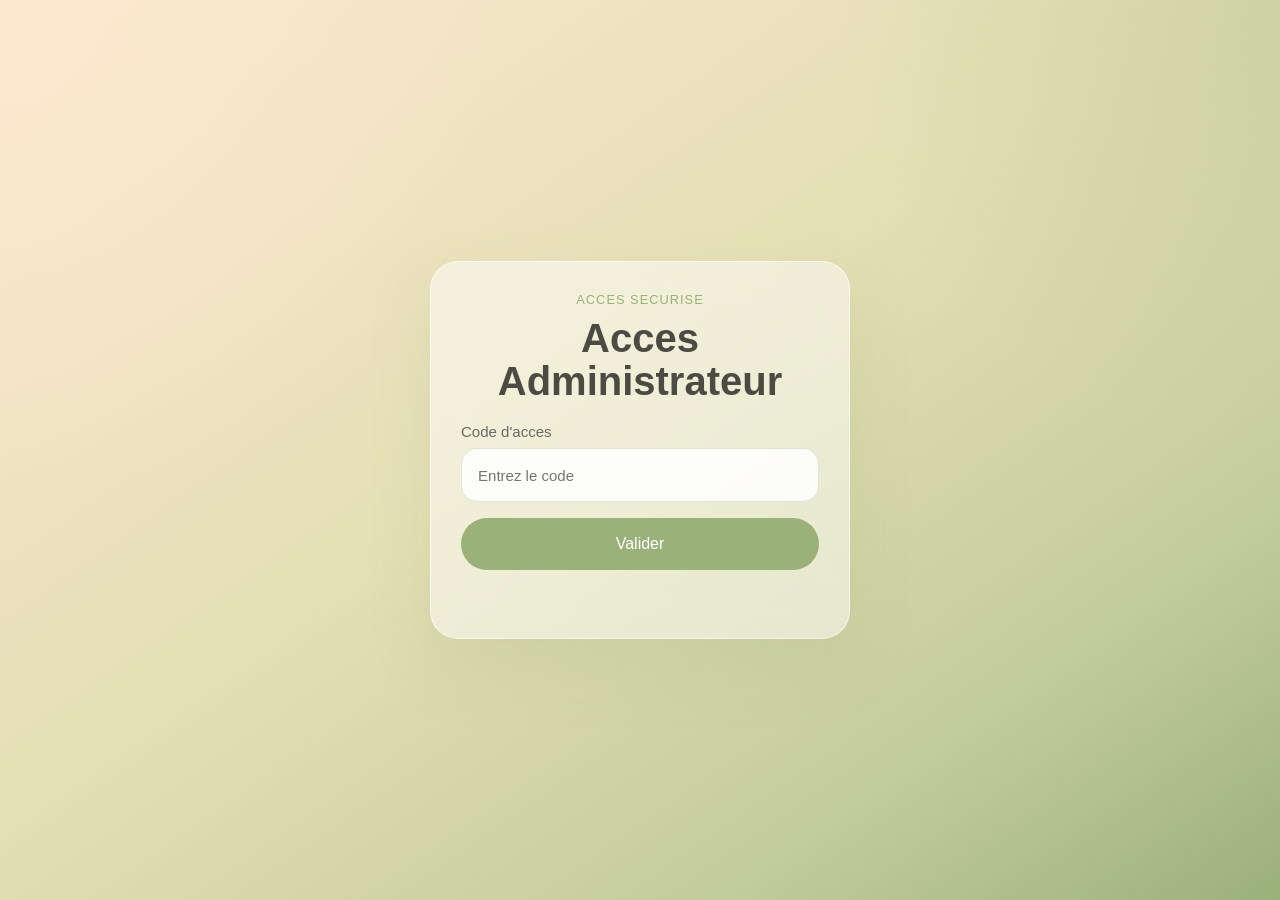
<file: admin_access.html>
<!DOCTYPE html>
<html lang="fr">
<head>
    <meta charset="UTF-8">
    <meta name="viewport" content="width=device-width, initial-scale=1.0">
    <title>FoodLoop | Acces Administrateur</title>
    <meta name="description" content="Page d'acces securise au dashboard superadmin FoodLoop.">
    <link rel="stylesheet" href="styles.css">
</head>
<body class="admin-access-body">
    <main id="adminAccessApp" class="admin-access-page">
        <section class="admin-access-shell">
            <div class="admin-access-card">
                <div class="admin-access-header">
                    <p class="admin-access-kicker">Acces securise</p>
                    <h1>Acces Administrateur</h1>
                </div>
                <form id="adminAccessForm" class="admin-access-form">
                    <label class="admin-access-field" for="adminCodeInput">
                        <span>Code d'acces</span>
                        <input id="adminCodeInput" type="password" name="adminCode" placeholder="Entrez le code" autocomplete="off" required>
                    </label>
                    <button class="admin-access-button" type="submit">Valider</button>
                    <p id="adminAccessMessage" class="admin-access-message" aria-live="polite"></p>
                </form>
            </div>
        </section>
    </main>

    <script src="script.js"></script>
</body>
</html>
</file>
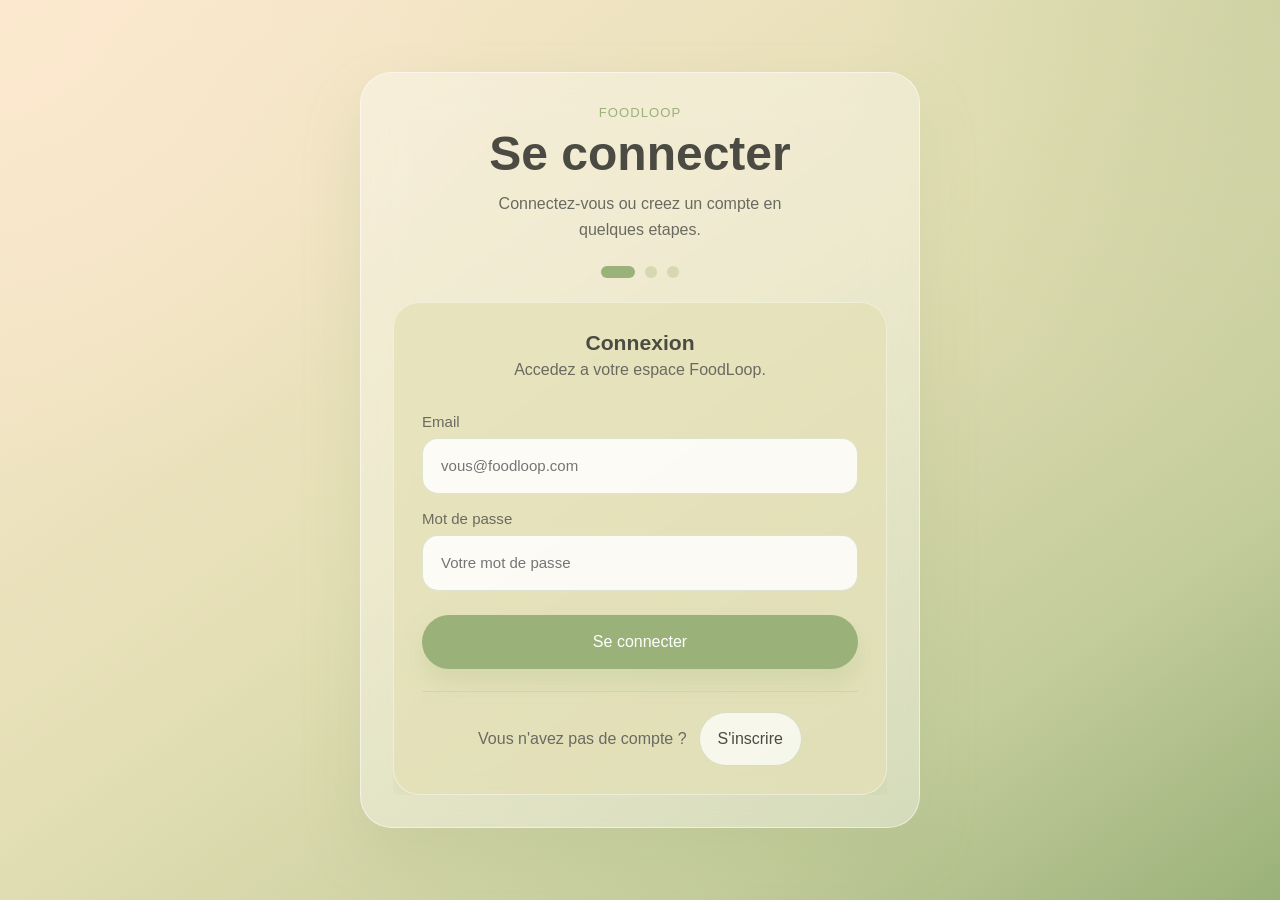
<file: login_signup.html>
<!DOCTYPE html>
<html lang="fr">
<head>
    <meta charset="UTF-8">
    <meta name="viewport" content="width=device-width, initial-scale=1.0">
    <title>FoodLoop | Authentification</title>
    <meta name="description" content="Parcours de connexion et inscription FoodLoop avec etapes animees et formulaire dynamique.">
    <link rel="stylesheet" href="styles.css">
</head>
<body class="auth-body">
    <main class="auth-flow-page">
        <section id="authApp" class="auth-flow-shell">
            <div class="auth-flow-card">
                <div class="auth-flow-header">
                    <p class="auth-flow-kicker">FoodLoop</p>
                    <h1 id="authTitle">Se connecter</h1>
                    <p id="authSubtitle" class="auth-flow-subtitle">
                        Connectez-vous ou creez un compte en quelques etapes.
                    </p>
                </div>

                <div id="authStepIndicator" class="auth-step-indicator" aria-label="Progression"></div>

                <div class="auth-flow-stage">
                    <div id="authStepContent" class="auth-step-content"></div>
                </div>
            </div>
        </section>
    </main>

    <script src="script.js"></script>
</body>
</html>
</file>
<file: styles.css>
:root {
    --primary: #9AB17A;
    --secondary: #C3CC9B;
    --neutral: #E4DFB5;
    --peach: #FBE8CE;
    --surface: #FFFFFF;
    --text: #4b4b43;
    --muted: #6a6a61;
    --border: rgba(154, 177, 122, 0.38);
    --shadow-soft: 0 20px 45px rgba(154, 177, 122, 0.16);
    --shadow-card: 0 16px 30px rgba(154, 177, 122, 0.14);
    --radius-xl: 30px;
    --radius-lg: 22px;
    --radius-md: 16px;
    --radius-sm: 12px;
}

* {
    box-sizing: border-box;
}

html {
    scroll-behavior: smooth;
}

body {
    margin: 0;
    min-height: 100vh;
    overflow-x: hidden;
    color: var(--text);
    font-family: "Segoe UI", Tahoma, Geneva, Verdana, sans-serif;
    background:
        radial-gradient(circle at top left, rgba(251, 232, 206, 0.95), transparent 32%),
        radial-gradient(circle at top right, rgba(195, 204, 155, 0.62), transparent 28%),
        linear-gradient(145deg, #FBE8CE 0%, #E4DFB5 46%, #C3CC9B 78%, #9AB17A 100%);
}

button,
input,
select {
    font: inherit;
}

a {
    color: inherit;
    text-decoration: none;
}

.page-shell {
    width: min(1240px, calc(100% - 32px));
    margin: 0 auto;
    padding: 24px 0 56px;
}

.site-header,
.hero-card,
.filters-bar,
.modal-panel {
    backdrop-filter: blur(12px);
}

.site-header {
    display: grid;
    grid-template-columns: auto minmax(280px, 1fr) auto;
    align-items: center;
    gap: 18px;
    padding: 18px 22px;
    border: 1px solid rgba(255, 255, 255, 0.45);
    border-radius: var(--radius-xl);
    background: rgba(255, 255, 255, 0.58);
    box-shadow: var(--shadow-soft);
    position: sticky;
    top: 18px;
    z-index: 20;
}

.logo-block {
    display: inline-flex;
    align-items: center;
    gap: 12px;
}

.logo-mark {
    width: 48px;
    height: 48px;
    display: grid;
    place-items: center;
    border-radius: 16px;
    background: linear-gradient(160deg, var(--primary), var(--secondary));
    color: var(--surface);
    font-weight: 700;
    box-shadow: var(--shadow-card);
}

.logo-text {
    display: flex;
    flex-direction: column;
    gap: 2px;
}

.logo-text strong {
    font-size: 1.05rem;
}

.logo-text span {
    color: var(--muted);
    font-size: 0.88rem;
}

.search-form {
    width: 100%;
}

.search-field {
    display: flex;
    align-items: center;
    gap: 12px;
    min-height: 58px;
    padding: 0 18px;
    border-radius: 999px;
    border: 1px solid var(--border);
    background: rgba(255, 255, 255, 0.82);
    box-shadow: inset 0 1px 0 rgba(255, 255, 255, 0.65);
}

.search-icon {
    color: var(--primary);
    font-size: 1.1rem;
}

.search-field input {
    width: 100%;
    border: 0;
    outline: 0;
    background: transparent;
    color: var(--text);
}

.search-field input::placeholder {
    color: var(--muted);
}

.auth-nav {
    display: inline-flex;
    align-items: center;
    gap: 18px;
    justify-self: end;
    white-space: nowrap;
    flex-wrap: wrap;
}

.auth-nav a {
    color: var(--text);
    transition: color 0.25s ease, transform 0.25s ease;
}

.auth-nav a:hover,
.auth-nav a:focus-visible {
    color: var(--primary);
    transform: translateY(-1px);
}

.signup-link {
    padding: 12px 18px;
    border-radius: 999px;
    background: rgba(228, 223, 181, 0.75);
    border: 1px solid rgba(195, 204, 155, 0.72);
}

.hero-section {
    padding: 28px 0 18px;
}

.hero-card {
    padding: clamp(34px, 6vw, 72px);
    border-radius: 36px;
    background:
        linear-gradient(135deg, rgba(251, 232, 206, 0.92), rgba(228, 223, 181, 0.92)),
        linear-gradient(160deg, rgba(195, 204, 155, 0.3), rgba(154, 177, 122, 0.22));
    border: 1px solid rgba(255, 255, 255, 0.46);
    box-shadow: var(--shadow-soft);
    text-align: center;
}

.hero-kicker,
.section-kicker,
.modal-kicker {
    margin: 0 0 12px;
    color: var(--primary);
    font-size: 0.84rem;
    letter-spacing: 0.06em;
    text-transform: uppercase;
}

.hero-card h1,
.section-heading h2 {
    margin: 0;
    line-height: 1.02;
    letter-spacing: 0;
}

.hero-card h1 {
    font-size: clamp(2.4rem, 5vw, 4.5rem);
    max-width: 12ch;
    margin-inline: auto;
}

.hero-description {
    max-width: 760px;
    margin: 20px auto 0;
    color: var(--muted);
    font-size: clamp(1rem, 2vw, 1.1rem);
    line-height: 1.7;
}

.filters-section {
    padding: 18px 0 6px;
}

.filters-bar {
    display: grid;
    grid-template-columns: repeat(3, minmax(0, 1fr));
    gap: 16px;
    padding: 18px;
    border-radius: var(--radius-xl);
    border: 1px solid rgba(255, 255, 255, 0.5);
    background: rgba(255, 255, 255, 0.52);
    box-shadow: var(--shadow-card);
}

.filter-control {
    display: flex;
    flex-direction: column;
    gap: 8px;
    color: var(--muted);
    font-size: 0.92rem;
}

.filter-control select {
    min-height: 54px;
    padding: 0 16px;
    border-radius: 999px;
    border: 1px solid var(--border);
    background: rgba(255, 255, 255, 0.84);
    color: var(--text);
    outline: 0;
    transition: border-color 0.25s ease, transform 0.25s ease;
}

.filter-control select:hover,
.filter-control select:focus-visible {
    border-color: var(--secondary);
    transform: translateY(-1px);
}

.products-section {
    padding: 28px 0 0;
}

.section-heading {
    display: flex;
    align-items: end;
    justify-content: space-between;
    gap: 18px;
    margin-bottom: 22px;
}

.section-heading h2 {
    font-size: clamp(1.9rem, 4vw, 2.8rem);
    max-width: 14ch;
}

.results-count {
    color: var(--muted);
    margin: 0;
    text-align: right;
}

.products-grid {
    display: grid;
    grid-template-columns: repeat(3, minmax(0, 1fr));
    gap: 22px;
    align-items: stretch;
}

.product-card {
    display: flex;
    flex-direction: column;
    min-height: 100%;
    overflow: hidden;
    border-radius: var(--radius-lg);
    border: 1px solid rgba(255, 255, 255, 0.55);
    background: rgba(255, 255, 255, 0.86);
    box-shadow: var(--shadow-card);
    transition: transform 0.28s ease, box-shadow 0.28s ease;
}

.product-card:hover,
.product-card:focus-within {
    transform: translateY(-8px);
    box-shadow: 0 24px 40px rgba(154, 177, 122, 0.22);
}

.product-image {
    width: 100%;
    aspect-ratio: 16 / 11;
    object-fit: cover;
    background: var(--neutral);
    display: block;
}

.product-content {
    display: flex;
    flex: 1;
    flex-direction: column;
    gap: 14px;
    padding: 18px;
}

.product-tags {
    display: flex;
    align-items: center;
    justify-content: space-between;
    gap: 12px;
    color: var(--muted);
    font-size: 0.86rem;
}

.distance-pill {
    padding: 7px 10px;
    border-radius: 999px;
    background: rgba(228, 223, 181, 0.72);
    color: var(--text);
}

.product-title {
    margin: 0;
    font-size: 1.24rem;
}

.product-description {
    margin: 0;
    color: var(--muted);
    line-height: 1.62;
    flex: 1;
}

.product-location {
    display: inline-flex;
    align-items: center;
    gap: 8px;
    margin: 0;
    color: var(--muted);
}

.reserve-button,
.load-more-button {
    min-height: 52px;
    border: 0;
    border-radius: 999px;
    cursor: pointer;
    transition: transform 0.25s ease, background-color 0.25s ease, box-shadow 0.25s ease;
}

.reserve-button {
    width: 100%;
    background: var(--primary);
    color: var(--surface);
    box-shadow: 0 12px 20px rgba(154, 177, 122, 0.22);
}

.reserve-button:hover,
.reserve-button:focus-visible,
.load-more-button:hover,
.load-more-button:focus-visible {
    background: var(--secondary);
    transform: translateY(-2px);
}

.actions-row {
    display: flex;
    justify-content: center;
    padding-top: 28px;
}

.site-footer {
    display: grid;
    gap: 10px;
    justify-items: center;
    padding: 24px 8px 0;
    color: var(--muted);
}

.site-footer-links {
    display: flex;
    gap: 14px;
    flex-wrap: wrap;
    justify-content: center;
    font-size: 0.82rem;
}

.site-footer-admin-link {
    font-size: 0.78rem;
    color: rgba(75, 75, 67, 0.72);
    transition: color 0.25s ease, opacity 0.25s ease;
}

.site-footer-admin-link:hover,
.site-footer-admin-link:focus-visible {
    color: var(--primary);
}

.load-more-button {
    min-width: 190px;
    padding: 0 24px;
    background: rgba(255, 255, 255, 0.78);
    color: var(--text);
    border: 1px solid var(--border);
}

.empty-state {
    grid-column: 1 / -1;
    padding: 42px 24px;
    border-radius: var(--radius-lg);
    background: rgba(255, 255, 255, 0.7);
    text-align: center;
    color: var(--muted);
    box-shadow: var(--shadow-card);
}

.modal {
    position: fixed;
    inset: 0;
    display: none;
    align-items: center;
    justify-content: center;
    padding: 24px;
    z-index: 40;
}

.modal.is-open {
    display: flex;
}

.modal-backdrop {
    position: absolute;
    inset: 0;
    background: rgba(75, 75, 67, 0.34);
}

.modal-panel {
    position: relative;
    width: min(480px, 100%);
    padding: 28px;
    border-radius: 28px;
    background: linear-gradient(180deg, rgba(255, 255, 255, 0.92), rgba(251, 232, 206, 0.94));
    box-shadow: 0 30px 50px rgba(154, 177, 122, 0.28);
    border: 1px solid rgba(255, 255, 255, 0.6);
}

.modal-close {
    position: absolute;
    top: 14px;
    right: 14px;
    width: 40px;
    height: 40px;
    border: 0;
    border-radius: 50%;
    background: rgba(228, 223, 181, 0.9);
    color: var(--text);
    cursor: pointer;
}

.modal-panel h3 {
    margin: 0 0 12px;
    font-size: 1.45rem;
}

.modal-description {
    margin: 0 0 22px;
    color: var(--muted);
    line-height: 1.65;
}

.auth-required-modal {
    position: fixed;
    inset: 0;
    display: none;
    align-items: center;
    justify-content: center;
    padding: 20px;
    z-index: 45;
}

.auth-required-modal.is-open {
    display: flex;
}

.auth-required-backdrop {
    position: absolute;
    inset: 0;
    background: rgba(251, 232, 206, 0.14);
    backdrop-filter: blur(8px);
}

.auth-required-card {
    position: relative;
    width: min(460px, 100%);
    padding: 30px 26px 26px;
    border-radius: 26px;
    background: rgba(228, 223, 181, 0.96);
    border: 1px solid rgba(255, 255, 255, 0.54);
    box-shadow: 0 30px 50px rgba(154, 177, 122, 0.24);
    text-align: center;
}

.auth-required-close {
    position: absolute;
    top: 14px;
    right: 14px;
    width: 40px;
    height: 40px;
    border: 0;
    border-radius: 50%;
    background: rgba(255, 255, 255, 0.66);
    color: var(--text);
    cursor: pointer;
    transition: transform 0.25s ease, background-color 0.25s ease;
}

.auth-required-kicker {
    margin: 0 0 10px;
    color: var(--primary);
    font-size: 0.86rem;
    letter-spacing: 0.08em;
    text-transform: uppercase;
}

.auth-required-card h3 {
    margin: 0;
    line-height: 1.35;
    font-size: 1.4rem;
}

.auth-required-message {
    margin: 14px 0 0;
    color: var(--muted);
    line-height: 1.6;
}

.auth-required-actions {
    display: flex;
    justify-content: center;
    gap: 12px;
    margin-top: 24px;
    flex-wrap: wrap;
}

.auth-required-button {
    min-width: 160px;
    min-height: 50px;
    padding: 0 20px;
    border-radius: 999px;
    display: inline-flex;
    align-items: center;
    justify-content: center;
    transition: transform 0.25s ease, background-color 0.25s ease, border-color 0.25s ease;
}

.auth-required-primary {
    background: var(--primary);
    color: var(--surface);
}

.auth-required-secondary {
    background: rgba(255, 255, 255, 0.72);
    border: 1px solid rgba(154, 177, 122, 0.34);
    color: var(--text);
}

.auth-required-button:hover,
.auth-required-button:focus-visible,
.auth-required-close:hover,
.auth-required-close:focus-visible {
    background: var(--secondary);
    transform: translateY(-2px);
}

@media (max-width: 1024px) {
    .site-header {
        grid-template-columns: 1fr;
        justify-items: stretch;
        position: static;
    }

    .auth-nav {
        justify-self: start;
        flex-wrap: wrap;
    }

    .filters-bar,
    .products-grid {
        grid-template-columns: repeat(2, minmax(0, 1fr));
    }
}

@media (max-width: 720px) {
    .page-shell {
        width: min(100% - 20px, 1240px);
        padding-top: 16px;
    }

    .site-header,
    .filters-bar,
    .hero-card,
    .modal-panel {
        border-radius: 24px;
    }

    .auth-nav {
        gap: 12px;
    }

    .section-heading {
        align-items: start;
        flex-direction: column;
    }

    .section-heading h2,
    .resultsCount,
    .results-count {
        max-width: 100%;
        text-align: left;
    }

    .filters-bar,
    .products-grid {
        grid-template-columns: 1fr;
    }

    .search-field,
    .filter-control select,
    .reserve-button,
    .load-more-button {
        min-height: 50px;
    }

    .auth-required-actions {
        flex-direction: column;
    }

    .auth-required-button {
        width: 100%;
    }

    .auth-required-card {
        padding: 26px 20px 22px;
    }

    .modal-panel {
        padding: 24px 20px;
    }
}

.auth-body {
    overflow-x: hidden;
}

.admin-access-body {
    min-height: 100vh;
}

.admin-access-page {
    min-height: 100vh;
    display: grid;
    place-items: center;
    padding: 24px 12px;
    transition: opacity 0.18s ease, transform 0.18s ease;
}

.admin-access-page.is-redirecting {
    opacity: 0.72;
    transform: scale(0.99);
}

.admin-access-shell {
    width: min(420px, 100%);
}

.admin-access-card {
    padding: 30px;
    border-radius: 28px;
    background: rgba(255, 255, 255, 0.48);
    border: 1px solid rgba(255, 255, 255, 0.54);
    box-shadow: 0 28px 60px rgba(154, 177, 122, 0.18);
    backdrop-filter: blur(18px);
}

.admin-access-header {
    text-align: center;
    margin-bottom: 20px;
}

.admin-access-kicker {
    margin: 0 0 10px;
    color: var(--primary);
    font-size: 0.8rem;
    text-transform: uppercase;
    letter-spacing: 0.08em;
}

.admin-access-header h1 {
    margin: 0;
    font-size: clamp(1.9rem, 4vw, 2.5rem);
    line-height: 1.08;
}

.admin-access-form {
    display: grid;
    gap: 16px;
}

.admin-access-field {
    display: grid;
    gap: 8px;
    color: var(--muted);
    font-size: 0.94rem;
}

.admin-access-field input {
    min-height: 54px;
    padding: 0 16px;
    border-radius: 16px;
    border: 1px solid rgba(154, 177, 122, 0.3);
    background: rgba(255, 255, 255, 0.86);
    color: var(--text);
    outline: 0;
}

.admin-access-field input:focus-visible {
    border-color: var(--primary);
    box-shadow: 0 0 0 4px rgba(195, 204, 155, 0.24);
}

.admin-access-button {
    min-height: 52px;
    border: 0;
    border-radius: 999px;
    background: var(--primary);
    color: var(--surface);
    cursor: pointer;
    transition: transform 0.25s ease, background-color 0.25s ease;
}

.admin-access-button:hover,
.admin-access-button:focus-visible {
    background: var(--secondary);
    transform: translateY(-2px);
}

.admin-access-message {
    min-height: 22px;
    margin: 0;
    color: #b33b3b;
    text-align: center;
    font-size: 0.9rem;
}

.auth-flow-page {
    min-height: 100vh;
    display: grid;
    place-items: center;
    padding: 28px 14px;
}

.auth-flow-shell {
    width: min(560px, 100%);
}

.auth-flow-card {
    padding: 32px;
    border-radius: 32px;
    background: rgba(255, 255, 255, 0.34);
    border: 1px solid rgba(255, 255, 255, 0.5);
    box-shadow: 0 28px 60px rgba(154, 177, 122, 0.2);
    backdrop-filter: blur(22px);
}

.auth-flow-header {
    text-align: center;
    margin-bottom: 22px;
}

.auth-flow-kicker {
    margin: 0 0 10px;
    color: var(--primary);
    font-size: 0.82rem;
    text-transform: uppercase;
    letter-spacing: 0.08em;
}

.auth-flow-header h1 {
    margin: 0;
    font-size: clamp(2rem, 4vw, 3rem);
    line-height: 1.02;
    letter-spacing: 0;
}

.auth-flow-subtitle {
    margin: 12px auto 0;
    max-width: 32ch;
    color: var(--muted);
    line-height: 1.65;
}

.auth-step-indicator {
    display: flex;
    justify-content: center;
    gap: 10px;
    margin-bottom: 24px;
}

.auth-step-dot {
    width: 12px;
    height: 12px;
    border-radius: 999px;
    background: rgba(195, 204, 155, 0.6);
    transition: transform 0.3s ease, background-color 0.3s ease, width 0.3s ease;
}

.auth-step-dot.is-active {
    width: 34px;
    background: var(--primary);
}

.auth-flow-stage {
    position: relative;
    overflow: hidden;
}

.auth-step-content {
    animation: authStepIn 0.38s ease;
}

@keyframes authStepIn {
    from {
        opacity: 0;
        transform: translateY(20px);
    }
    to {
        opacity: 1;
        transform: translateY(0);
    }
}

.auth-form-panel {
    padding: 28px;
    border-radius: 26px;
    background: rgba(228, 223, 181, 0.72);
    border: 1px solid rgba(255, 255, 255, 0.42);
    box-shadow: 0 18px 36px rgba(154, 177, 122, 0.14);
}

.auth-form-stack {
    display: flex;
    flex-direction: column;
    gap: 16px;
}

.auth-form-heading {
    margin: 0 0 18px;
    text-align: center;
}

.auth-form-heading strong {
    display: block;
    margin-bottom: 6px;
    font-size: 1.32rem;
}

.auth-form-heading span {
    color: var(--muted);
}

.auth-field {
    display: flex;
    flex-direction: column;
    gap: 8px;
    color: var(--muted);
    font-size: 0.94rem;
}

.auth-field input,
.auth-field select {
    min-height: 56px;
    padding: 0 18px;
    border: 1px solid rgba(154, 177, 122, 0.32);
    border-radius: 16px;
    background: rgba(255, 255, 255, 0.86);
    color: var(--text);
    outline: 0;
    transition: border-color 0.25s ease, box-shadow 0.25s ease, transform 0.25s ease;
}

.auth-field input:focus-visible,
.auth-field select:focus-visible {
    border-color: var(--primary);
    box-shadow: 0 0 0 4px rgba(195, 204, 155, 0.28);
    transform: translateY(-1px);
}

.auth-primary-button,
.auth-secondary-button {
    min-height: 54px;
    border-radius: 999px;
    cursor: pointer;
    transition: transform 0.25s ease, background-color 0.25s ease, border-color 0.25s ease, box-shadow 0.25s ease;
}

.auth-primary-button {
    margin-top: 8px;
    border: 0;
    background: var(--primary);
    color: var(--surface);
    box-shadow: 0 14px 24px rgba(154, 177, 122, 0.22);
}

.auth-secondary-button {
    border: 1px solid rgba(154, 177, 122, 0.34);
    background: rgba(255, 255, 255, 0.72);
    color: var(--text);
    padding: 0 18px;
}

.auth-primary-button:hover,
.auth-primary-button:focus-visible,
.auth-secondary-button:hover,
.auth-secondary-button:focus-visible,
.role-option:hover,
.role-option:has(input:focus-visible) {
    background-color: var(--secondary);
    transform: translateY(-2px);
}

.auth-secondary-button:hover,
.auth-secondary-button:focus-visible {
    border-color: var(--secondary);
}

.auth-link-row {
    display: flex;
    align-items: center;
    justify-content: center;
    gap: 12px;
    margin-top: 22px;
    padding-top: 20px;
    border-top: 1px solid rgba(154, 177, 122, 0.22);
    color: var(--muted);
    flex-wrap: wrap;
}

.role-group {
    margin: 0;
    padding: 0;
    border: 0;
}

.role-group legend {
    margin-bottom: 16px;
    color: var(--muted);
}

.role-option {
    display: flex;
    align-items: center;
    gap: 12px;
    min-height: 58px;
    padding: 0 18px;
    margin-bottom: 12px;
    border-radius: 16px;
    border: 1px solid rgba(154, 177, 122, 0.26);
    background: rgba(255, 255, 255, 0.72);
    transition: transform 0.25s ease, border-color 0.25s ease, background-color 0.25s ease, box-shadow 0.25s ease;
    cursor: pointer;
}

.role-option input {
    accent-color: var(--primary);
}

.role-option:has(input:checked) {
    border-color: var(--primary);
    background: rgba(251, 232, 206, 0.9);
    box-shadow: 0 12px 24px rgba(154, 177, 122, 0.14);
}

.auth-success-note {
    margin: 10px 0 0;
    text-align: center;
    color: var(--muted);
    line-height: 1.6;
}

@media (max-width: 640px) {
    .auth-flow-page {
        padding: 18px 10px;
    }

    .auth-flow-card,
    .auth-form-panel {
        border-radius: 24px;
    }

    .auth-flow-card {
        padding: 22px;
    }

    .auth-form-panel {
        padding: 20px;
    }

    .auth-link-row {
        flex-direction: column;
    }

    .auth-primary-button,
    .auth-secondary-button {
        width: 100%;
    }

    .role-option {
        align-items: flex-start;
        padding: 14px 16px;
    }
}

.dashboard-body {
    min-height: 100vh;
}

.dashboard-shell {
    width: min(1320px, calc(100% - 24px));
    margin: 0 auto;
    padding: 18px 0 28px;
}

.dashboard-topbar {
    display: grid;
    grid-template-columns: auto minmax(260px, 1fr) auto;
    align-items: center;
    gap: 18px;
    padding: 18px 20px;
    border-radius: 28px;
    background: rgba(255, 255, 255, 0.56);
    border: 1px solid rgba(255, 255, 255, 0.5);
    box-shadow: var(--shadow-soft);
    backdrop-filter: blur(16px);
    position: sticky;
    top: 16px;
    z-index: 20;
}

.dashboard-topbar-compact {
    grid-template-columns: auto auto;
    justify-content: space-between;
}

.dashboard-topbar-admin {
    grid-template-columns: auto auto;
    justify-content: space-between;
}

.dashboard-logo {
    display: inline-flex;
    align-items: center;
    gap: 12px;
}

.dashboard-logo-mark {
    width: 48px;
    height: 48px;
    display: grid;
    place-items: center;
    border-radius: 16px;
    background: linear-gradient(160deg, var(--primary), var(--secondary));
    color: var(--surface);
    font-weight: 700;
}

.dashboard-search {
    display: flex;
    align-items: center;
    gap: 12px;
    min-height: 56px;
    padding: 0 18px;
    border-radius: 999px;
    background: rgba(255, 255, 255, 0.84);
    border: 1px solid var(--border);
}

.dashboard-search input {
    width: 100%;
    min-width: 0;
    border: 0;
    outline: 0;
    background: transparent;
    color: var(--text);
}

.dashboard-actions {
    display: inline-flex;
    align-items: center;
    gap: 12px;
}

.icon-button {
    position: relative;
    min-width: 54px;
    min-height: 54px;
    padding: 0 16px;
    border: 1px solid rgba(154, 177, 122, 0.28);
    border-radius: 999px;
    background: rgba(255, 255, 255, 0.76);
    color: var(--text);
    cursor: pointer;
    display: inline-flex;
    align-items: center;
    justify-content: center;
    gap: 8px;
    transition: transform 0.25s ease, background-color 0.25s ease, border-color 0.25s ease;
}

.icon-button:hover,
.icon-button:focus-visible {
    background: var(--secondary);
    border-color: var(--secondary);
    transform: translateY(-2px);
}

.icon-badge {
    position: absolute;
    top: -4px;
    right: -2px;
    min-width: 22px;
    height: 22px;
    padding: 0 5px;
    border-radius: 999px;
    display: inline-flex;
    align-items: center;
    justify-content: center;
    background: var(--primary);
    color: var(--surface);
    font-size: 0.74rem;
}

.logout-label {
    font-size: 0.92rem;
}

.dashboard-layout {
    display: grid;
    grid-template-columns: 280px minmax(0, 1fr);
    gap: 20px;
    padding-top: 20px;
}

.dashboard-sidebar,
.dashboard-main {
    min-width: 0;
    border-radius: 28px;
    background: rgba(255, 255, 255, 0.48);
    border: 1px solid rgba(255, 255, 255, 0.45);
    box-shadow: var(--shadow-card);
    backdrop-filter: blur(16px);
}

.dashboard-sidebar {
    padding: 20px;
    align-self: start;
    position: sticky;
    top: 108px;
}

.profile-card {
    display: flex;
    align-items: center;
    gap: 14px;
    padding: 16px;
    border-radius: 22px;
    background: rgba(228, 223, 181, 0.82);
}

.profile-avatar {
    width: 58px;
    height: 58px;
    border-radius: 50%;
    display: grid;
    place-items: center;
    background: linear-gradient(160deg, var(--primary), var(--secondary));
    color: var(--surface);
    font-size: 1.2rem;
    font-weight: 700;
}

.profile-card p {
    margin: 4px 0 0;
    color: var(--muted);
}

.sidebar-nav {
    display: grid;
    gap: 10px;
    margin-top: 18px;
}

.sidebar-link {
    min-height: 52px;
    padding: 0 16px;
    text-align: left;
    border-radius: 18px;
    border: 1px solid transparent;
    background: transparent;
    color: var(--text);
    cursor: pointer;
    transition: transform 0.25s ease, background-color 0.25s ease, border-color 0.25s ease;
}

.sidebar-link:hover,
.sidebar-link:focus-visible,
.sidebar-link.is-active {
    background: rgba(228, 223, 181, 0.9);
    border-color: rgba(154, 177, 122, 0.28);
    transform: translateX(4px);
}

.sidebar-link-premium {
    background: linear-gradient(135deg, rgba(154, 177, 122, 0.22), rgba(251, 232, 206, 0.74));
    border-color: rgba(154, 177, 122, 0.3);
    font-weight: 600;
}

.dashboard-main {
    padding: 22px;
}

.dashboard-main-header {
    display: flex;
    align-items: start;
    justify-content: space-between;
    gap: 16px;
    margin-bottom: 20px;
}

.dashboard-main-header h1 {
    margin: 0;
    font-size: clamp(2rem, 4vw, 2.8rem);
    line-height: 1.04;
}

.dashboard-kicker {
    margin: 0 0 8px;
    color: var(--primary);
    font-size: 0.82rem;
    text-transform: uppercase;
    letter-spacing: 0.08em;
}

.dashboard-description {
    max-width: 34ch;
    margin: 0;
    color: var(--muted);
    line-height: 1.65;
}

.feed-controls {
    display: grid;
    gap: 14px;
    margin-bottom: 18px;
}

.feed-filters {
    display: flex;
    gap: 12px;
    flex-wrap: wrap;
}

.filter-pill {
    display: flex;
    align-items: center;
    gap: 10px;
    min-height: 50px;
    padding: 0 14px;
    border-radius: 999px;
    background: rgba(255, 255, 255, 0.8);
    border: 1px solid var(--border);
    color: var(--muted);
}

.filter-pill select {
    border: 0;
    outline: 0;
    background: transparent;
    color: var(--text);
    min-width: 0;
}

.dashboard-content {
    min-height: 420px;
}

.dashboard-product-grid,
.dashboard-summary-grid {
    display: grid;
    grid-template-columns: repeat(2, minmax(0, 1fr));
    gap: 18px;
}

.dashboard-product-card,
.dashboard-info-card,
.reservation-card,
.history-card {
    border-radius: 22px;
    background: rgba(228, 223, 181, 0.74);
    border: 1px solid rgba(255, 255, 255, 0.44);
    box-shadow: var(--shadow-card);
}

.merchant-form-card,
.merchant-chart-card {
    padding: 20px;
    border-radius: 24px;
    background: rgba(228, 223, 181, 0.76);
    border: 1px solid rgba(255, 255, 255, 0.44);
    box-shadow: var(--shadow-card);
}

.merchant-form {
    display: grid;
    gap: 16px;
}

.merchant-form-grid {
    display: grid;
    grid-template-columns: repeat(2, minmax(0, 1fr));
    gap: 16px;
}

.merchant-field {
    display: grid;
    gap: 8px;
    color: var(--muted);
    font-size: 0.94rem;
}

.merchant-field-full {
    grid-column: 1 / -1;
}

.merchant-field input,
.merchant-field select,
.merchant-field textarea {
    width: 100%;
    min-height: 54px;
    padding: 14px 16px;
    border-radius: 16px;
    border: 1px solid rgba(154, 177, 122, 0.3);
    background: rgba(255, 255, 255, 0.86);
    color: var(--text);
    outline: 0;
    resize: vertical;
}

.merchant-field textarea {
    min-height: 140px;
}

.merchant-field input:focus-visible,
.merchant-field select:focus-visible,
.merchant-field textarea:focus-visible {
    border-color: var(--primary);
    box-shadow: 0 0 0 4px rgba(195, 204, 155, 0.24);
}

.merchant-submit-row {
    display: flex;
    justify-content: flex-start;
}

.merchant-status-row {
    display: flex;
    align-items: center;
    justify-content: space-between;
    gap: 12px;
    flex-wrap: wrap;
}

.status-pill {
    padding: 7px 12px;
    border-radius: 999px;
    background: rgba(154, 177, 122, 0.18);
    color: var(--text);
    font-size: 0.86rem;
    font-weight: 600;
}

.status-pill.is-picked {
    background: rgba(195, 204, 155, 0.8);
}

.merchant-meta-grid {
    display: grid;
    gap: 8px;
}

.merchant-chart-grid {
    display: grid;
    grid-template-columns: repeat(2, minmax(0, 1fr));
    gap: 18px;
}

.chart-surface {
    width: 100%;
    height: 280px;
}

.inline-success {
    margin: 0;
    color: var(--primary);
    font-size: 0.9rem;
    line-height: 1.5;
}

.superadmin-stats-grid,
.superadmin-table-grid,
.system-grid {
    display: grid;
    grid-template-columns: repeat(2, minmax(0, 1fr));
    gap: 18px;
}

.superadmin-table-grid-wide {
    grid-template-columns: minmax(0, 1fr);
}

.superadmin-stat-card,
.superadmin-table-card,
.system-card {
    padding: 20px;
    border-radius: 24px;
    background: rgba(228, 223, 181, 0.76);
    border: 1px solid rgba(255, 255, 255, 0.44);
    box-shadow: var(--shadow-card);
}

.superadmin-stat-card strong {
    display: block;
    margin-top: 10px;
    font-size: 2rem;
}

.superadmin-stat-card p,
.superadmin-table-card p,
.system-card p,
.system-log-list p {
    margin: 0;
    color: var(--muted);
    line-height: 1.6;
}

.superadmin-stat-card .dashboard-kicker {
    margin-bottom: 0;
}

.superadmin-table-card h3,
.system-card h3 {
    margin: 0 0 14px;
}

.superadmin-table {
    display: grid;
    gap: 12px;
}

.superadmin-table-row,
.superadmin-table-head {
    display: grid;
    grid-template-columns: minmax(160px, 1fr) minmax(260px, 1.45fr) minmax(280px, auto);
    gap: 18px;
    align-items: center;
}

.superadmin-table-head {
    padding-bottom: 12px;
    border-bottom: 1px solid rgba(154, 177, 122, 0.24);
    color: var(--muted);
    font-size: 0.88rem;
    text-transform: uppercase;
    letter-spacing: 0.04em;
}

.superadmin-table-row {
    padding: 18px;
    border-radius: 24px;
    background: rgba(255, 255, 255, 0.56);
}

.superadmin-table-meta {
    display: grid;
    gap: 6px;
    min-width: 0;
}

.superadmin-table-meta strong {
    display: block;
    font-size: 1rem;
    line-height: 1.35;
}

.superadmin-table-meta span {
    overflow-wrap: anywhere;
}

.superadmin-actions {
    display: flex;
    justify-content: flex-end;
    gap: 12px;
    flex-wrap: nowrap;
    align-items: center;
}

.admin-action-button {
    min-height: 42px;
    min-width: 132px;
    padding: 0 18px;
    border: 0;
    border-radius: 999px;
    cursor: pointer;
    white-space: nowrap;
    transition: transform 0.25s ease, background-color 0.25s ease, border-color 0.25s ease;
}

.admin-action-primary {
    background: var(--primary);
    color: var(--surface);
}

.admin-action-secondary {
    background: rgba(255, 255, 255, 0.78);
    color: var(--text);
    border: 1px solid rgba(154, 177, 122, 0.28);
}

.admin-action-danger {
    background: #ff5c5c;
    color: var(--surface);
}

.admin-action-button:hover,
.admin-action-button:focus-visible {
    transform: translateY(-2px);
    background: var(--secondary);
}

.admin-action-danger:hover,
.admin-action-danger:focus-visible {
    background: #ff7a7a;
}

.admin-status-pill {
    display: inline-flex;
    align-items: center;
    justify-content: center;
    min-height: 32px;
    padding: 0 12px;
    border-radius: 999px;
    background: rgba(154, 177, 122, 0.18);
    font-size: 0.84rem;
    font-weight: 600;
}

.admin-status-pill.is-suspended {
    background: rgba(255, 92, 92, 0.16);
    color: #b33b3b;
}

.admin-status-pill.is-pending {
    background: rgba(251, 232, 206, 0.96);
}

.admin-status-pill.is-validated,
.admin-status-pill.is-resolved {
    background: rgba(195, 204, 155, 0.72);
}

.admin-chart-grid {
    display: grid;
    grid-template-columns: repeat(3, minmax(0, 1fr));
    gap: 18px;
    margin-top: 18px;
}

.system-log-list,
.monitoring-list {
    display: grid;
    gap: 12px;
}

.system-log-item,
.monitoring-item {
    padding: 14px;
    border-radius: 18px;
    background: rgba(255, 255, 255, 0.56);
}

.dashboard-product-card {
    overflow: hidden;
    transition: transform 0.25s ease, box-shadow 0.25s ease;
}

.dashboard-product-card:hover,
.dashboard-product-card:focus-within {
    transform: translateY(-6px);
    box-shadow: 0 24px 40px rgba(154, 177, 122, 0.22);
}

.dashboard-product-image {
    width: 100%;
    aspect-ratio: 16 / 10;
    object-fit: cover;
}

.dashboard-product-body {
    padding: 18px;
    display: grid;
    gap: 12px;
}

.dashboard-product-body h3,
.dashboard-info-card h3,
.reservation-card h3,
.history-card h3 {
    margin: 0;
}

.dashboard-meta-row {
    display: flex;
    align-items: center;
    justify-content: space-between;
    gap: 12px;
    color: var(--muted);
    font-size: 0.92rem;
}

.price-tag {
    color: var(--primary);
    font-weight: 700;
}

.dashboard-product-body p,
.dashboard-info-card p,
.reservation-card p,
.history-card p {
    margin: 0;
    color: var(--muted);
    line-height: 1.6;
}

.dashboard-primary-button {
    min-height: 50px;
    border: 0;
    border-radius: 999px;
    background: var(--primary);
    color: var(--surface);
    cursor: pointer;
    transition: transform 0.25s ease, background-color 0.25s ease;
}

.dashboard-primary-button:hover,
.dashboard-primary-button:focus-visible {
    background: var(--secondary);
    transform: translateY(-2px);
}

.dashboard-info-card,
.reservation-card,
.history-card {
    padding: 18px;
}

.reservation-list,
.history-list {
    display: grid;
    gap: 14px;
}

.dashboard-empty {
    padding: 28px;
    text-align: center;
    border-radius: 22px;
    background: rgba(255, 255, 255, 0.72);
    color: var(--muted);
}

.association-offers-card {
    margin-top: 18px;
    padding: 18px;
    border-radius: 24px;
    background:
        linear-gradient(145deg, rgba(251, 232, 206, 0.96), rgba(228, 223, 181, 0.94)),
        linear-gradient(160deg, rgba(195, 204, 155, 0.22), rgba(154, 177, 122, 0.18));
    border: 1px solid rgba(154, 177, 122, 0.28);
    box-shadow: var(--shadow-card);
}

.association-offers-card h2 {
    margin: 0 0 10px;
    font-size: 1.15rem;
    line-height: 1.3;
}

.association-offers-card p:last-child {
    margin: 0;
    color: var(--muted);
    line-height: 1.6;
}

.stock-pill {
    padding: 7px 10px;
    border-radius: 999px;
    background: rgba(154, 177, 122, 0.18);
    color: var(--text);
    font-size: 0.84rem;
}

.quantity-row {
    display: grid;
    grid-template-columns: minmax(0, 1fr) auto;
    gap: 12px;
    align-items: end;
}

.quantity-field {
    display: grid;
    gap: 6px;
    color: var(--muted);
    font-size: 0.9rem;
}

.quantity-field input {
    min-height: 46px;
    padding: 0 14px;
    border-radius: 14px;
    border: 1px solid rgba(154, 177, 122, 0.3);
    background: rgba(255, 255, 255, 0.88);
    color: var(--text);
    outline: 0;
}

.quantity-field input:focus-visible {
    border-color: var(--primary);
    box-shadow: 0 0 0 4px rgba(195, 204, 155, 0.24);
}

.inline-note,
.cart-line,
.reservation-meta {
    margin: 0;
    color: var(--muted);
    line-height: 1.55;
}

.inline-error {
    margin: 0;
    color: #a85d36;
    font-size: 0.88rem;
    line-height: 1.45;
}

.dashboard-panel {
    position: fixed;
    inset: 0;
    display: none;
    align-items: center;
    justify-content: center;
    padding: 16px;
    z-index: 40;
}

.dashboard-panel.is-open {
    display: flex;
}

.dashboard-panel-backdrop {
    position: absolute;
    inset: 0;
    background: rgba(75, 75, 67, 0.34);
}

.dashboard-panel-card {
    position: relative;
    width: min(460px, 100%);
    max-height: 80vh;
    overflow: auto;
    padding: 20px;
    border-radius: 24px;
    background: rgba(255, 255, 255, 0.94);
    box-shadow: 0 30px 50px rgba(154, 177, 122, 0.24);
}

.panel-header {
    display: flex;
    align-items: center;
    justify-content: space-between;
    gap: 12px;
    margin-bottom: 14px;
}

.panel-close {
    width: 40px;
    height: 40px;
    border: 0;
    border-radius: 50%;
    background: rgba(228, 223, 181, 0.92);
    cursor: pointer;
}

.panel-content {
    display: grid;
    gap: 12px;
}

.panel-item {
    padding: 14px;
    border-radius: 18px;
    background: rgba(228, 223, 181, 0.7);
}

.panel-item-actions {
    display: flex;
    justify-content: flex-end;
    margin-top: 14px;
}

.panel-confirm-button {
    min-height: 46px;
    padding: 0 18px;
    border: 0;
    border-radius: 999px;
    background: var(--primary);
    color: var(--surface);
    cursor: pointer;
    transition: transform 0.25s ease, background-color 0.25s ease;
}

.panel-confirm-button:hover,
.panel-confirm-button:focus-visible {
    background: var(--secondary);
    transform: translateY(-2px);
}

.pickup-time {
    color: var(--primary);
    font-size: 0.92rem;
    font-weight: 600;
}

.payment-body {
    min-height: 100vh;
}

.payment-page {
    min-height: 100vh;
    display: grid;
    place-items: center;
    padding: 24px 12px;
}

.payment-shell {
    width: min(560px, 100%);
}

.payment-card {
    padding: 30px;
    border-radius: 30px;
    background: rgba(255, 255, 255, 0.4);
    border: 1px solid rgba(255, 255, 255, 0.52);
    box-shadow: 0 28px 60px rgba(154, 177, 122, 0.2);
    backdrop-filter: blur(18px);
}

.payment-header {
    text-align: center;
    margin-bottom: 22px;
}

.payment-kicker {
    margin: 0 0 10px;
    color: var(--primary);
    font-size: 0.82rem;
    text-transform: uppercase;
    letter-spacing: 0.08em;
}

.payment-header h1 {
    margin: 0;
    font-size: clamp(2rem, 4vw, 2.8rem);
    line-height: 1.06;
}

.payment-subtitle {
    margin: 12px auto 0;
    max-width: 34ch;
    color: var(--muted);
    line-height: 1.65;
}

.payment-content {
    display: grid;
}

.payment-panel {
    padding: 26px;
    border-radius: 24px;
    background: rgba(228, 223, 181, 0.82);
    border: 1px solid rgba(255, 255, 255, 0.44);
    box-shadow: var(--shadow-card);
}

.payment-panel h2 {
    margin: 0 0 14px;
    font-size: 1.35rem;
}

.payment-total {
    margin: 0 0 18px;
    color: var(--text);
    font-size: 1.05rem;
}

.payment-methods,
.payment-form,
.receipt-list {
    display: grid;
    gap: 14px;
}

.payment-method-button,
.payment-action-button,
.payment-return-button {
    min-height: 52px;
    border: 0;
    border-radius: 999px;
    background: var(--primary);
    color: var(--surface);
    cursor: pointer;
    transition: transform 0.25s ease, background-color 0.25s ease;
}

.payment-method-button:hover,
.payment-method-button:focus-visible,
.payment-action-button:hover,
.payment-action-button:focus-visible,
.payment-return-button:hover,
.payment-return-button:focus-visible {
    background: var(--secondary);
    transform: translateY(-2px);
}

.payment-field {
    display: flex;
    flex-direction: column;
    gap: 8px;
    color: var(--muted);
    font-size: 0.94rem;
}

.payment-field input {
    width: 100%;
    min-height: 54px;
    padding: 0 16px;
    border-radius: 16px;
    border: 1px solid rgba(154, 177, 122, 0.3);
    background: rgba(255, 255, 255, 0.86);
    outline: 0;
}

.payment-field input:focus-visible {
    border-color: var(--primary);
    box-shadow: 0 0 0 4px rgba(195, 204, 155, 0.26);
}

.receipt-list p,
.payment-info-message,
.payment-code-note {
    margin: 0;
    color: var(--muted);
    line-height: 1.65;
}

.receipt-code,
.pickup-code {
    display: inline-flex;
    align-items: center;
    justify-content: center;
    min-height: 56px;
    padding: 0 18px;
    margin: 14px 0;
    border-radius: 18px;
    background: rgba(255, 255, 255, 0.82);
    color: var(--primary);
    font-size: 1.2rem;
    font-weight: 700;
    letter-spacing: 0.06em;
}

@media (max-width: 1024px) {
    .dashboard-topbar,
    .dashboard-layout {
        grid-template-columns: 1fr;
    }

    .dashboard-topbar {
        position: static;
    }

    .dashboard-sidebar {
        position: static;
    }

    .dashboard-summary-grid,
    .dashboard-product-grid,
    .merchant-form-grid,
    .merchant-chart-grid,
    .superadmin-stats-grid,
    .superadmin-table-grid,
    .system-grid,
    .admin-chart-grid {
        grid-template-columns: 1fr;
    }

    .superadmin-table-row,
    .superadmin-table-head {
        grid-template-columns: minmax(0, 1fr);
    }

    .superadmin-actions {
        justify-content: flex-start;
        flex-wrap: wrap;
    }
}

@media (max-width: 720px) {
    .dashboard-shell {
        width: min(100% - 16px, 1320px);
    }

    .dashboard-topbar,
    .dashboard-main,
    .dashboard-sidebar,
    .payment-card {
        border-radius: 24px;
    }

    .dashboard-actions,
    .feed-filters,
    .dashboard-main-header {
        flex-wrap: wrap;
    }

    .dashboard-actions,
    .feed-filters {
        width: 100%;
    }

    .dashboard-search {
        width: 100%;
    }

    .icon-button,
    .filter-pill {
        width: 100%;
        justify-content: space-between;
    }

    .filter-pill select {
        width: 100%;
    }

    .dashboard-main,
    .dashboard-sidebar {
        padding: 18px;
    }

    .merchant-submit-row,
    .panel-item-actions {
        justify-content: stretch;
    }

    .admin-action-button,
    .panel-confirm-button {
        width: 100%;
    }

    .payment-card {
        padding: 22px;
    }

    .payment-panel {
        padding: 22px 18px;
    }

    .receipt-code,
    .pickup-code {
        width: 100%;
        text-align: center;
        overflow-wrap: anywhere;
    }

    .logout-label {
        display: none;
    }
}

@media (max-width: 560px) {
    .site-header {
        padding: 16px;
    }

    .logo-block,
    .dashboard-logo,
    .profile-card {
        align-items: flex-start;
    }

    .profile-card {
        flex-direction: column;
    }

    .hero-card {
        padding: 28px 20px;
        text-align: left;
    }

    .hero-card h1 {
        max-width: 100%;
        font-size: clamp(2rem, 10vw, 2.9rem);
        margin-inline: 0;
    }

    .hero-description {
        margin-inline: 0;
        max-width: 100%;
    }

    .filters-bar,
    .product-content,
    .payment-card {
        padding: 16px;
    }

    .load-more-button,
    .sidebar-link,
    .dashboard-primary-button,
    .payment-method-button,
    .payment-action-button,
    .payment-return-button {
        width: 100%;
    }

    .auth-nav {
        width: 100%;
        justify-content: space-between;
        gap: 10px;
    }

    .auth-nav a,
    .signup-link {
        flex: 1 1 0;
        text-align: center;
    }

    .dashboard-topbar {
        padding: 16px;
    }

    .quantity-row {
        grid-template-columns: 1fr;
    }

    .auth-required-card h3,
    .modal-panel h3,
    .payment-panel h2 {
        font-size: 1.2rem;
    }
}

@media (max-width: 420px) {
    .page-shell,
    .dashboard-shell {
        width: calc(100% - 12px);
    }

    .site-header,
    .hero-card,
    .filters-bar,
    .modal-panel,
    .auth-flow-card,
    .auth-form-panel,
    .dashboard-topbar,
    .dashboard-main,
    .dashboard-sidebar,
    .payment-card,
    .payment-panel,
    .auth-required-card {
        border-radius: 20px;
    }

    .logo-mark,
    .dashboard-logo-mark {
        width: 42px;
        height: 42px;
    }

    .auth-required-card,
    .modal-panel,
    .payment-card {
        padding-inline: 16px;
    }
}
</file>
